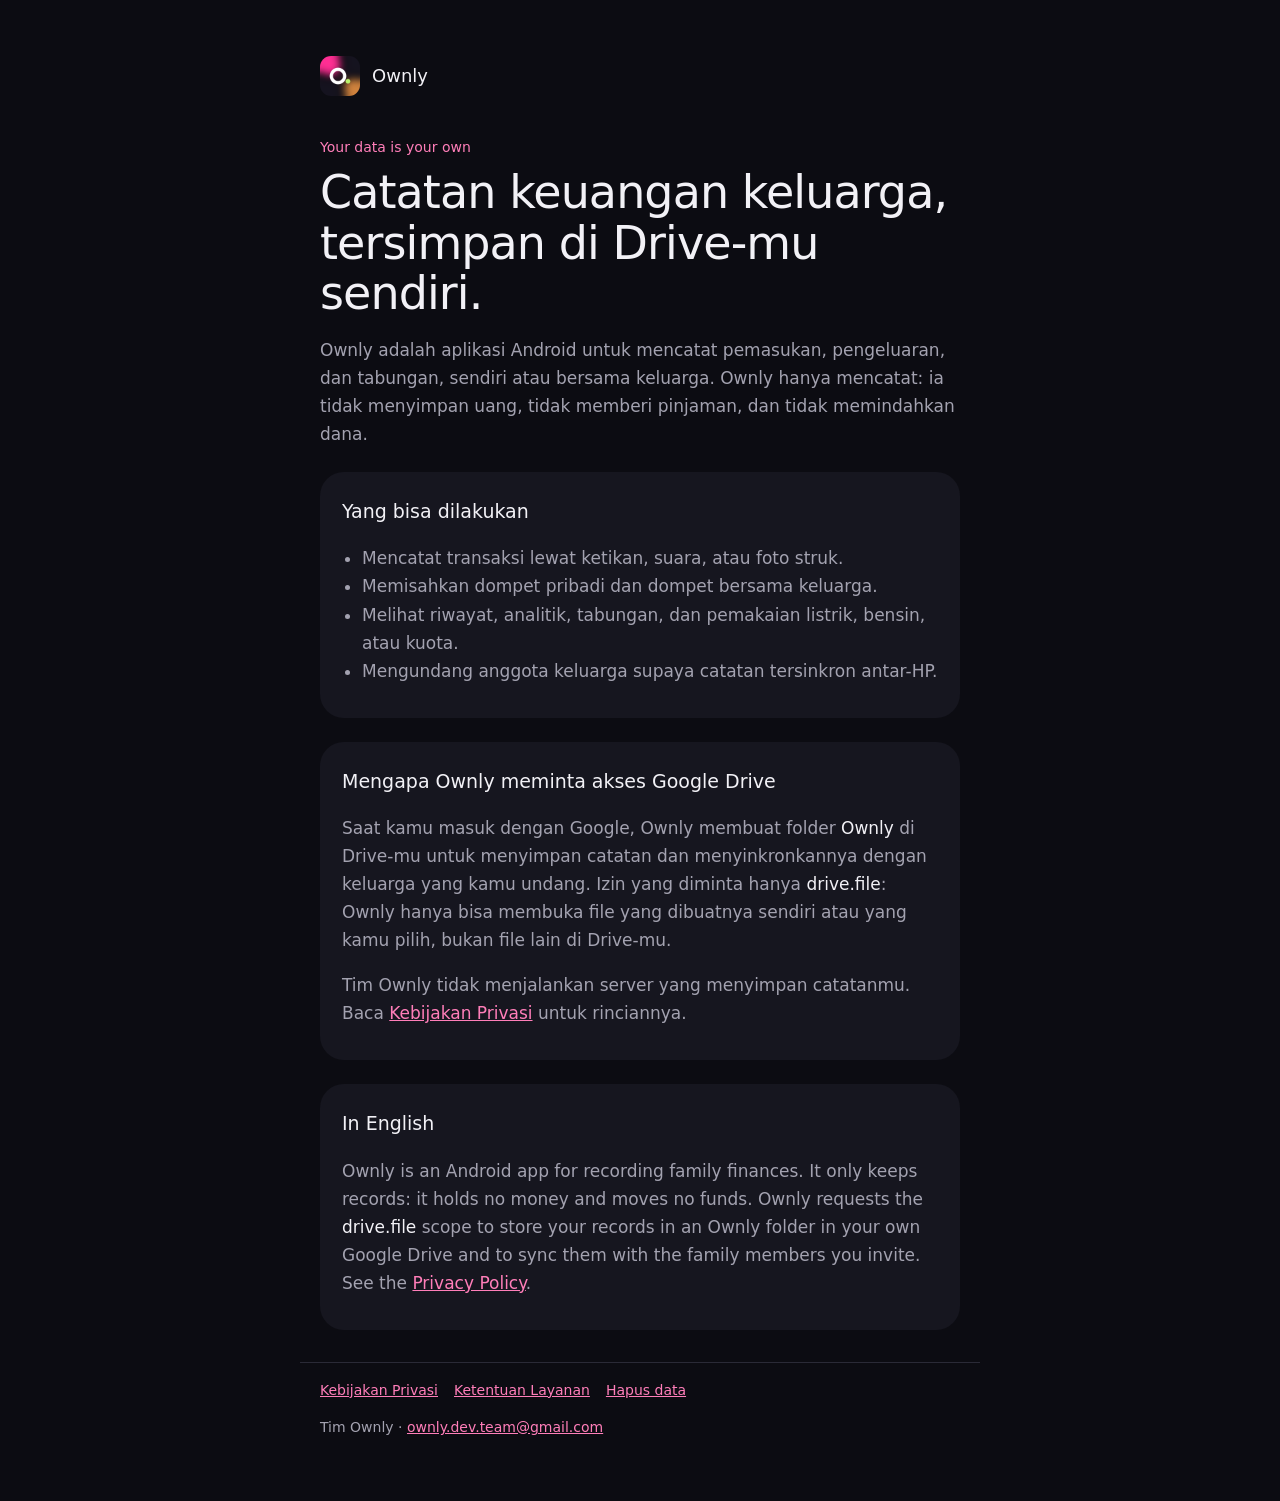
<file: index.html>
<!doctype html>
<html lang="id">
<head>
<meta charset="utf-8">
<meta http-equiv="refresh" content="0; url=/ownly/">
<link rel="canonical" href="/ownly/">
<title>Ownly</title>
</head>
<body><a href="/ownly/">Buka Ownly</a></body>
</html>
</file>
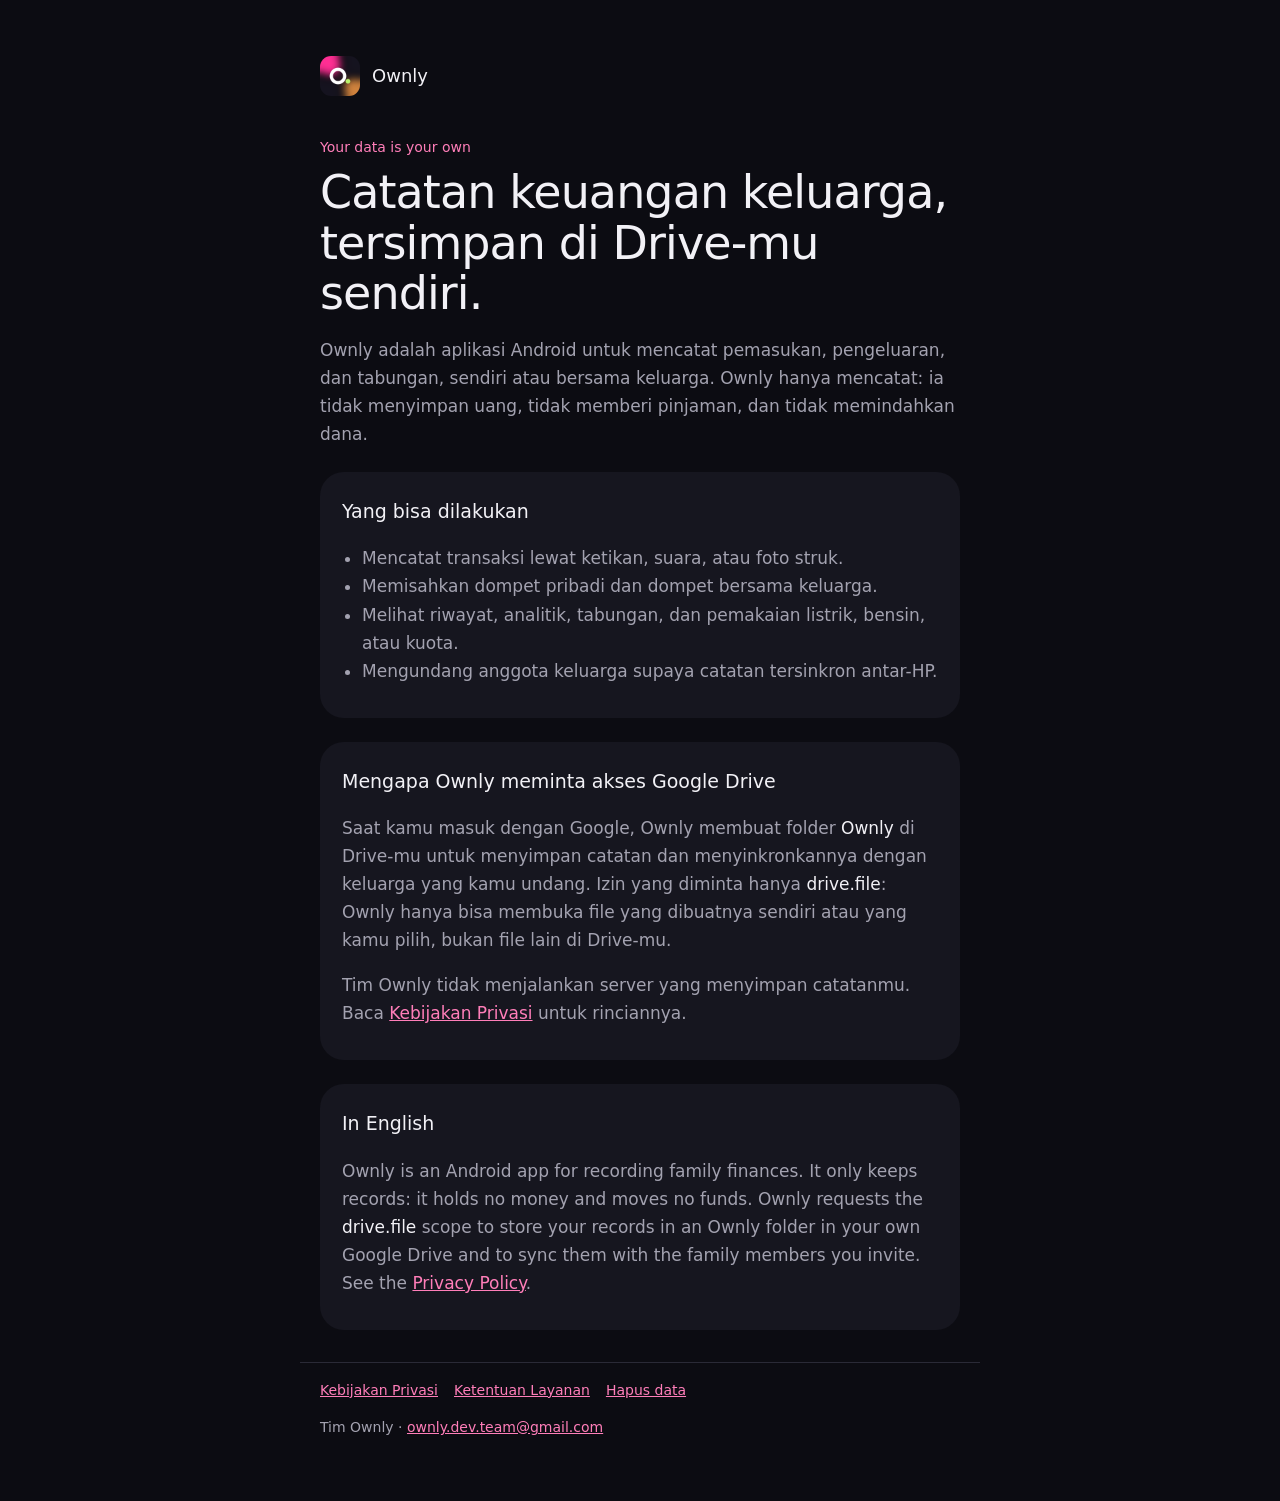
<file: ownly/index.html>
<!doctype html>
<html lang="id">
<head>
<meta charset="utf-8">
<meta name="viewport" content="width=device-width, initial-scale=1">
<title>Ownly</title>
<meta name="description" content="Ownly adalah aplikasi Android untuk mencatat keuangan keluarga. Catatanmu tersimpan di Google Drive milikmu sendiri.">
<link rel="icon" href="logo.png">
<link rel="stylesheet" href="style.css">
</head>
<body>
<main>
  <a class="brand" href="./"><img src="logo.png" alt="">Ownly</a>
  <p class="kicker">Your data is your own</p>
  <h1>Catatan keuangan keluarga, tersimpan di Drive-mu sendiri.</h1>
  <p>Ownly adalah aplikasi Android untuk mencatat pemasukan, pengeluaran, dan tabungan, sendiri atau bersama keluarga. Ownly hanya mencatat: ia tidak menyimpan uang, tidak memberi pinjaman, dan tidak memindahkan dana.</p>

  <div class="card">
    <h2>Yang bisa dilakukan</h2>
    <ul>
      <li>Mencatat transaksi lewat ketikan, suara, atau foto struk.</li>
      <li>Memisahkan dompet pribadi dan dompet bersama keluarga.</li>
      <li>Melihat riwayat, analitik, tabungan, dan pemakaian listrik, bensin, atau kuota.</li>
      <li>Mengundang anggota keluarga supaya catatan tersinkron antar-HP.</li>
    </ul>
  </div>

  <div class="card">
    <h2>Mengapa Ownly meminta akses Google Drive</h2>
    <p>Saat kamu masuk dengan Google, Ownly membuat folder <strong>Ownly</strong> di Drive-mu untuk menyimpan catatan dan menyinkronkannya dengan keluarga yang kamu undang. Izin yang diminta hanya <strong>drive.file</strong>: Ownly hanya bisa membuka file yang dibuatnya sendiri atau yang kamu pilih, bukan file lain di Drive-mu.</p>
    <p>Tim Ownly tidak menjalankan server yang menyimpan catatanmu. Baca <a href="privacy/">Kebijakan Privasi</a> untuk rinciannya.</p>
  </div>

  <div class="card" lang="en">
    <h2>In English</h2>
    <p>Ownly is an Android app for recording family finances. It only keeps records: it holds no money and moves no funds. Ownly requests the <strong>drive.file</strong> scope to store your records in an Ownly folder in your own Google Drive and to sync them with the family members you invite. See the <a href="privacy/">Privacy Policy</a>.</p>
  </div>
</main>
<footer>
  <a href="privacy/">Kebijakan Privasi</a><a href="terms/">Ketentuan Layanan</a><a href="hapus-data/">Hapus data</a>
  <p>Tim Ownly · <a href="mailto:ownly.dev.team@gmail.com">ownly.dev.team@gmail.com</a></p>
</footer>
</body>
</html>
</file>
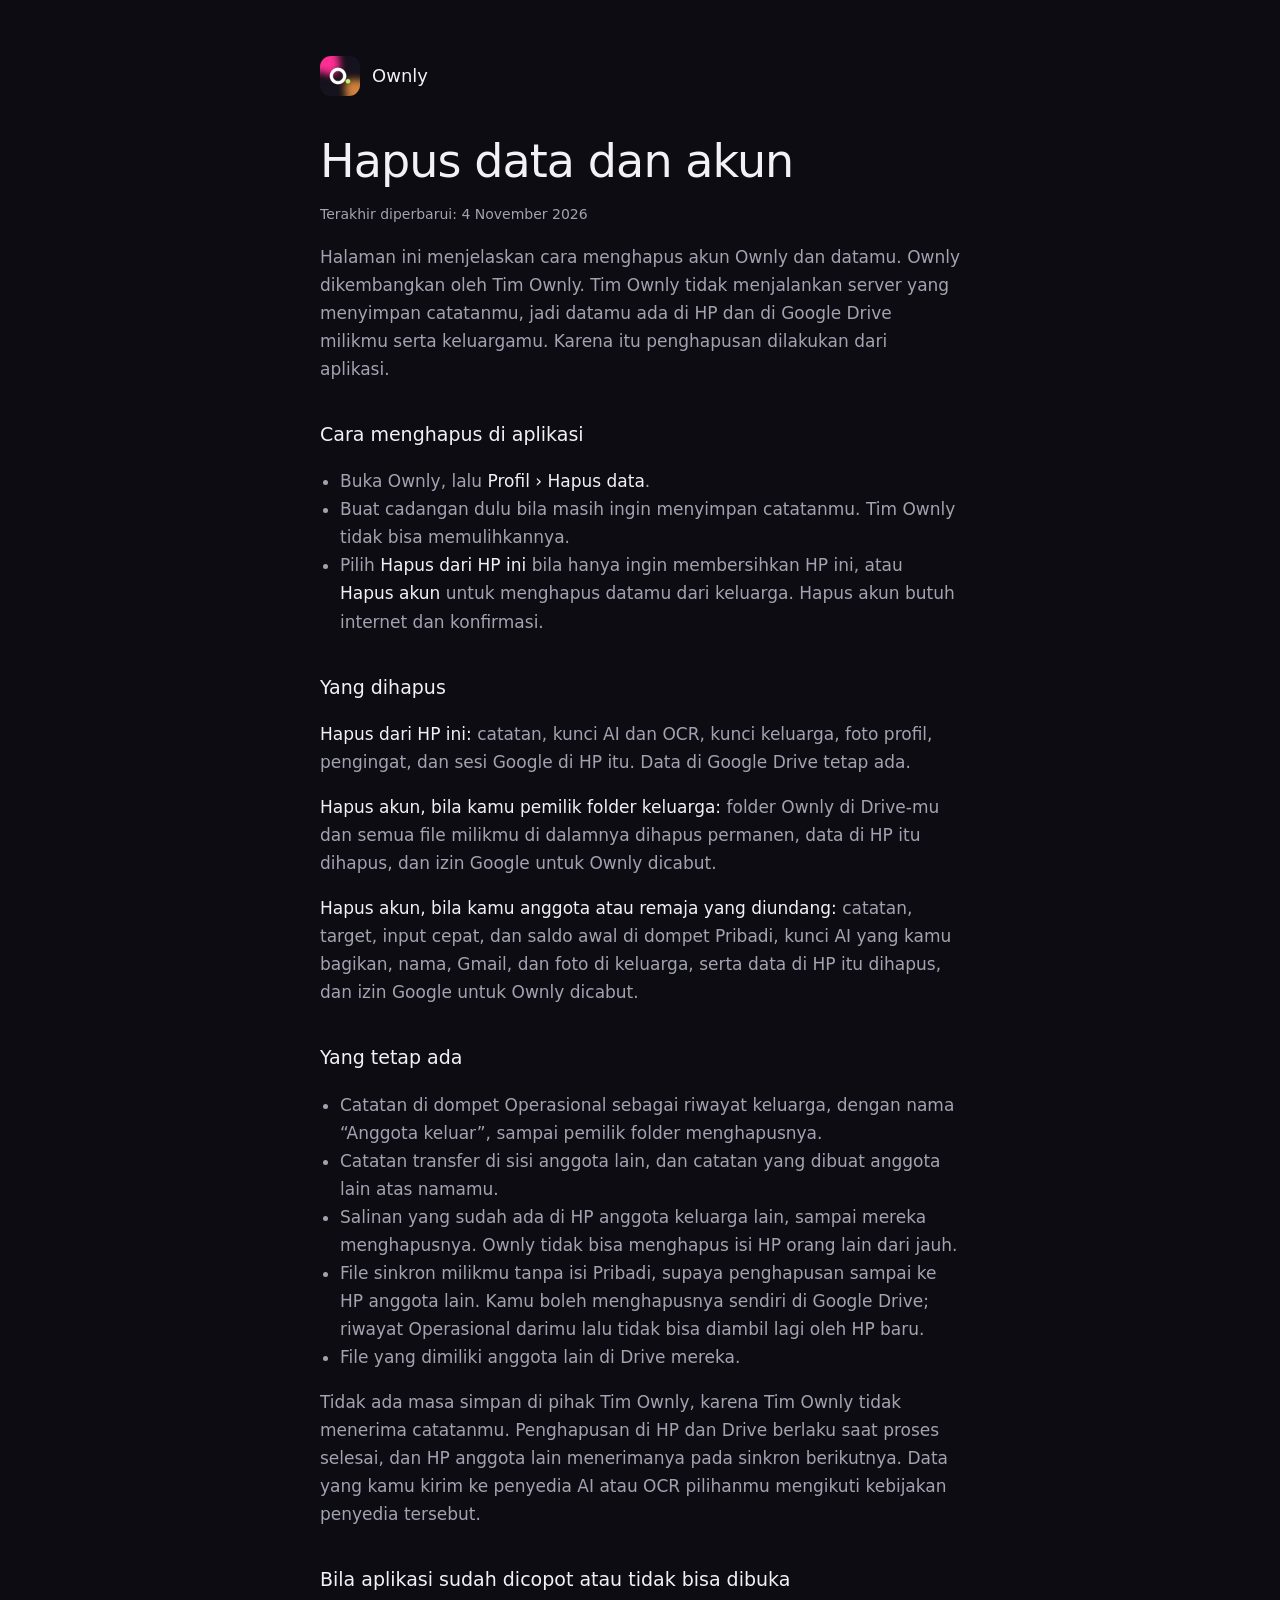
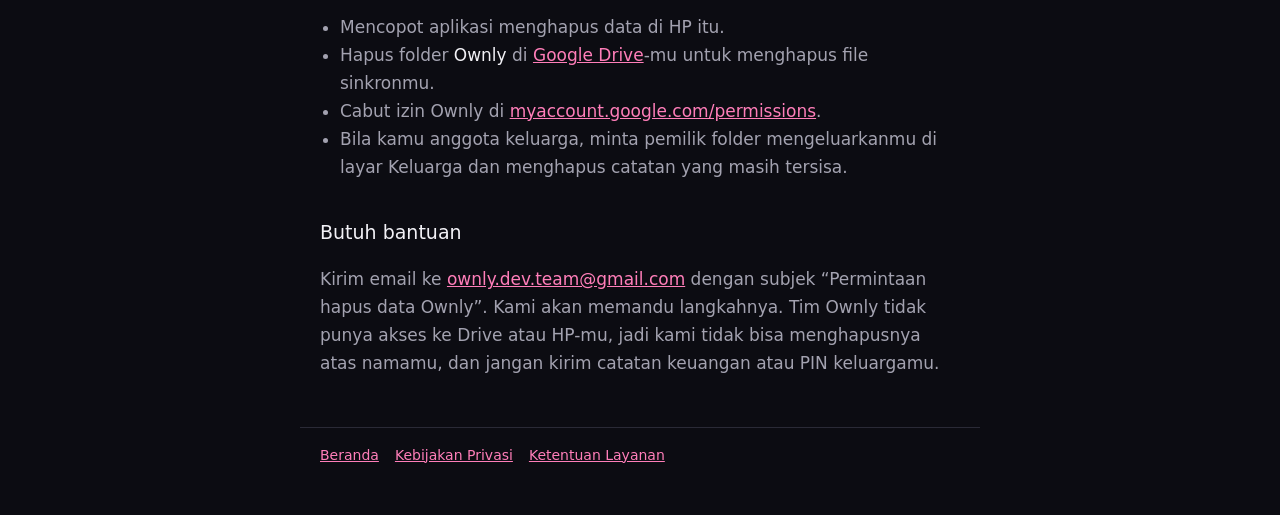
<file: ownly/hapus-data/index.html>
<!doctype html>
<html lang="id">
<head>
<meta charset="utf-8">
<meta name="viewport" content="width=device-width, initial-scale=1">
<title>Hapus Data dan Akun Ownly</title>
<link rel="icon" href="../logo.png">
<link rel="stylesheet" href="../style.css">
</head>
<body>
<main>
  <a class="brand" href="../"><img src="../logo.png" alt="">Ownly</a>
  <h1 style="margin-top:40px">Hapus data dan akun</h1>
  <p class="updated">Terakhir diperbarui: 4 November 2026</p>
  <p>Halaman ini menjelaskan cara menghapus akun Ownly dan datamu. Ownly dikembangkan oleh Tim Ownly. Tim Ownly tidak menjalankan server yang menyimpan catatanmu, jadi datamu ada di HP dan di Google Drive milikmu serta keluargamu. Karena itu penghapusan dilakukan dari aplikasi.</p>

  <h2>Cara menghapus di aplikasi</h2>
  <ul>
    <li>Buka Ownly, lalu <strong>Profil › Hapus data</strong>.</li>
    <li>Buat cadangan dulu bila masih ingin menyimpan catatanmu. Tim Ownly tidak bisa memulihkannya.</li>
    <li>Pilih <strong>Hapus dari HP ini</strong> bila hanya ingin membersihkan HP ini, atau <strong>Hapus akun</strong> untuk menghapus datamu dari keluarga. Hapus akun butuh internet dan konfirmasi.</li>
  </ul>

  <h2>Yang dihapus</h2>
  <p><strong>Hapus dari HP ini:</strong> catatan, kunci AI dan OCR, kunci keluarga, foto profil, pengingat, dan sesi Google di HP itu. Data di Google Drive tetap ada.</p>
  <p><strong>Hapus akun, bila kamu pemilik folder keluarga:</strong> folder Ownly di Drive-mu dan semua file milikmu di dalamnya dihapus permanen, data di HP itu dihapus, dan izin Google untuk Ownly dicabut.</p>
  <p><strong>Hapus akun, bila kamu anggota atau remaja yang diundang:</strong> catatan, target, input cepat, dan saldo awal di dompet Pribadi, kunci AI yang kamu bagikan, nama, Gmail, dan foto di keluarga, serta data di HP itu dihapus, dan izin Google untuk Ownly dicabut.</p>

  <h2>Yang tetap ada</h2>
  <ul>
    <li>Catatan di dompet Operasional sebagai riwayat keluarga, dengan nama “Anggota keluar”, sampai pemilik folder menghapusnya.</li>
    <li>Catatan transfer di sisi anggota lain, dan catatan yang dibuat anggota lain atas namamu.</li>
    <li>Salinan yang sudah ada di HP anggota keluarga lain, sampai mereka menghapusnya. Ownly tidak bisa menghapus isi HP orang lain dari jauh.</li>
    <li>File sinkron milikmu tanpa isi Pribadi, supaya penghapusan sampai ke HP anggota lain. Kamu boleh menghapusnya sendiri di Google Drive; riwayat Operasional darimu lalu tidak bisa diambil lagi oleh HP baru.</li>
    <li>File yang dimiliki anggota lain di Drive mereka.</li>
  </ul>
  <p>Tidak ada masa simpan di pihak Tim Ownly, karena Tim Ownly tidak menerima catatanmu. Penghapusan di HP dan Drive berlaku saat proses selesai, dan HP anggota lain menerimanya pada sinkron berikutnya. Data yang kamu kirim ke penyedia AI atau OCR pilihanmu mengikuti kebijakan penyedia tersebut.</p>

  <h2>Bila aplikasi sudah dicopot atau tidak bisa dibuka</h2>
  <ul>
    <li>Mencopot aplikasi menghapus data di HP itu.</li>
    <li>Hapus folder <strong>Ownly</strong> di <a href="https://drive.google.com">Google Drive</a>-mu untuk menghapus file sinkronmu.</li>
    <li>Cabut izin Ownly di <a href="https://myaccount.google.com/permissions">myaccount.google.com/permissions</a>.</li>
    <li>Bila kamu anggota keluarga, minta pemilik folder mengeluarkanmu di layar Keluarga dan menghapus catatan yang masih tersisa.</li>
  </ul>

  <h2>Butuh bantuan</h2>
  <p>Kirim email ke <a href="mailto:ownly.dev.team@gmail.com?subject=Permintaan%20hapus%20data%20Ownly">ownly.dev.team@gmail.com</a> dengan subjek “Permintaan hapus data Ownly”. Kami akan memandu langkahnya. Tim Ownly tidak punya akses ke Drive atau HP-mu, jadi kami tidak bisa menghapusnya atas namamu, dan jangan kirim catatan keuangan atau PIN keluargamu.</p>
</main>
<footer>
  <a href="../">Beranda</a><a href="../privacy/">Kebijakan Privasi</a><a href="../terms/">Ketentuan Layanan</a>
</footer>
</body>
</html>
</file>
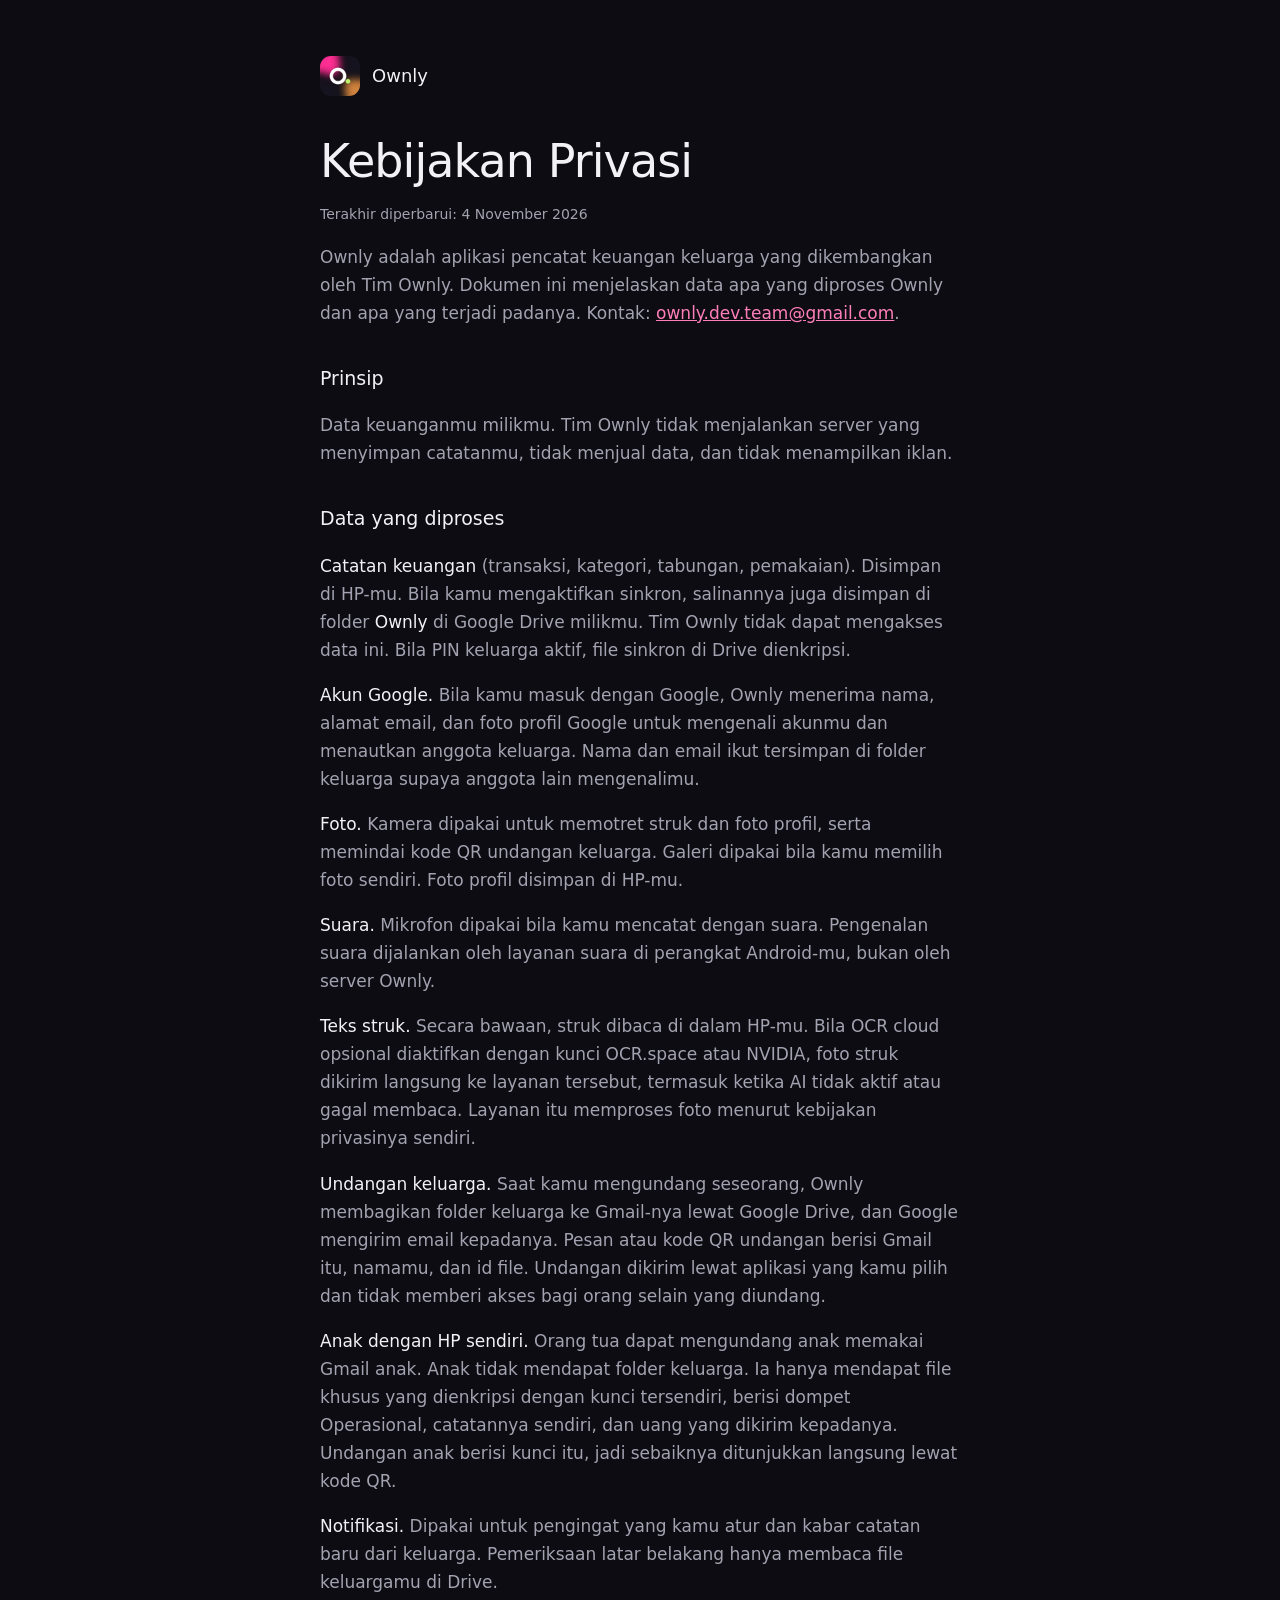
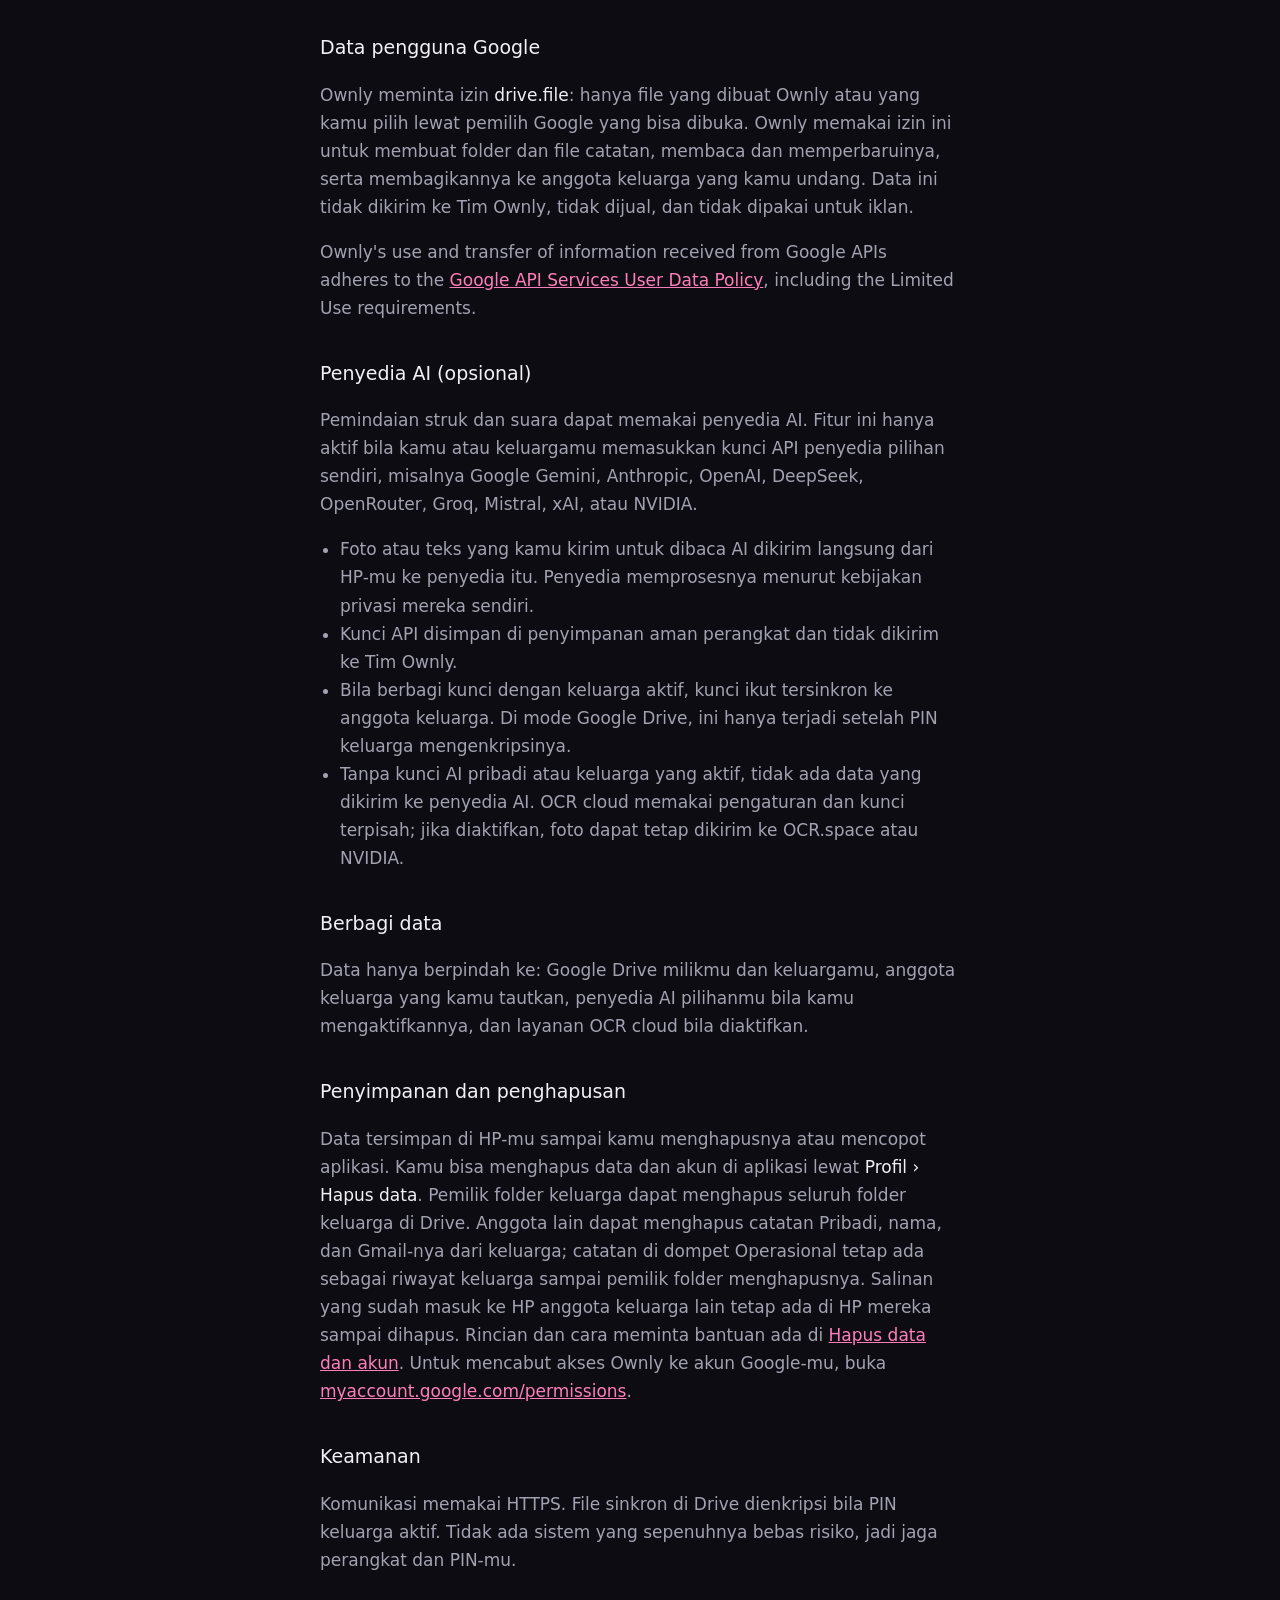
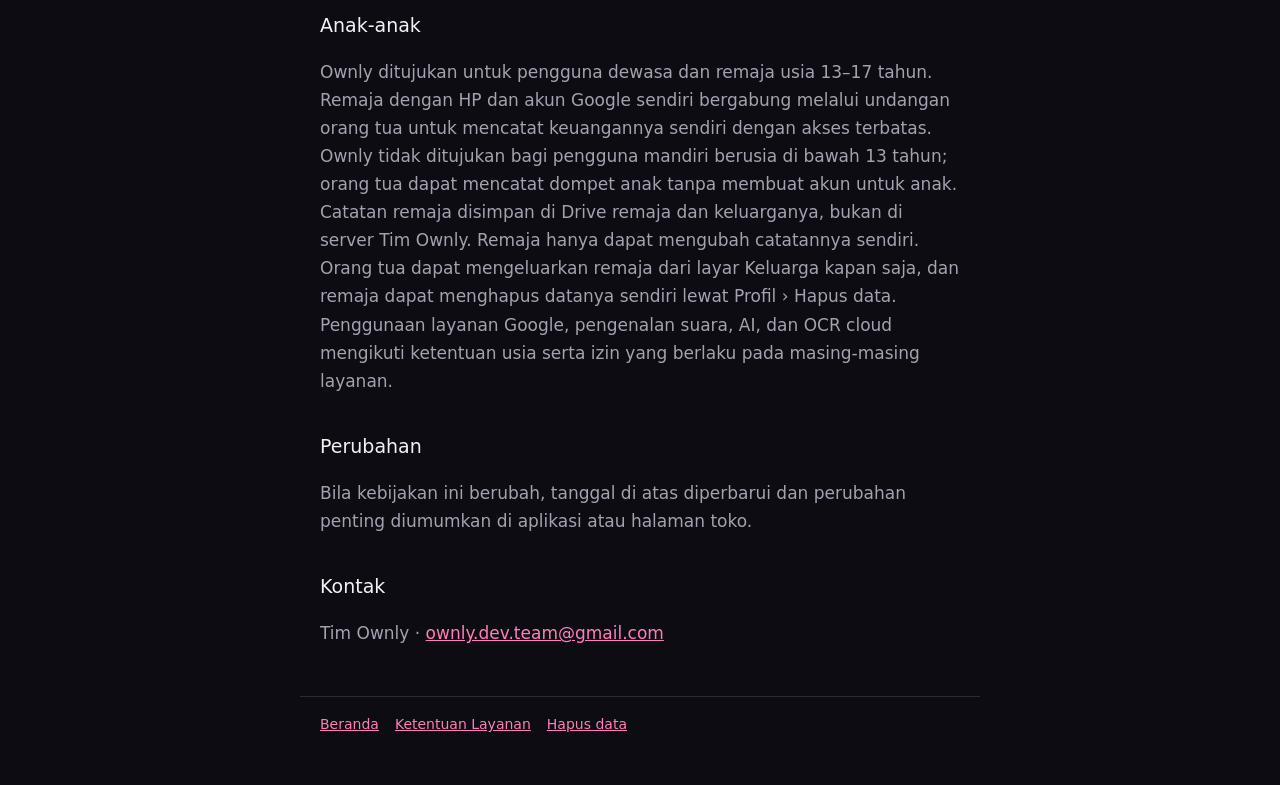
<file: ownly/privacy/index.html>
<!doctype html>
<html lang="id">
<head>
<meta charset="utf-8">
<meta name="viewport" content="width=device-width, initial-scale=1">
<title>Kebijakan Privasi Ownly</title>
<link rel="icon" href="../logo.png">
<link rel="stylesheet" href="../style.css">
</head>
<body>
<main>
  <a class="brand" href="../"><img src="../logo.png" alt="">Ownly</a>
  <h1 style="margin-top:40px">Kebijakan Privasi</h1>
  <p class="updated">Terakhir diperbarui: 4 November 2026</p>
  <p>Ownly adalah aplikasi pencatat keuangan keluarga yang dikembangkan oleh Tim Ownly. Dokumen ini menjelaskan data apa yang diproses Ownly dan apa yang terjadi padanya. Kontak: <a href="mailto:ownly.dev.team@gmail.com">ownly.dev.team@gmail.com</a>.</p>

  <h2>Prinsip</h2>
  <p>Data keuanganmu milikmu. Tim Ownly tidak menjalankan server yang menyimpan catatanmu, tidak menjual data, dan tidak menampilkan iklan.</p>

  <h2>Data yang diproses</h2>
  <p><strong>Catatan keuangan</strong> (transaksi, kategori, tabungan, pemakaian). Disimpan di HP-mu. Bila kamu mengaktifkan sinkron, salinannya juga disimpan di folder <strong>Ownly</strong> di Google Drive milikmu. Tim Ownly tidak dapat mengakses data ini. Bila PIN keluarga aktif, file sinkron di Drive dienkripsi.</p>
  <p><strong>Akun Google.</strong> Bila kamu masuk dengan Google, Ownly menerima nama, alamat email, dan foto profil Google untuk mengenali akunmu dan menautkan anggota keluarga. Nama dan email ikut tersimpan di folder keluarga supaya anggota lain mengenalimu.</p>
  <p><strong>Foto.</strong> Kamera dipakai untuk memotret struk dan foto profil, serta memindai kode QR undangan keluarga. Galeri dipakai bila kamu memilih foto sendiri. Foto profil disimpan di HP-mu.</p>
  <p><strong>Suara.</strong> Mikrofon dipakai bila kamu mencatat dengan suara. Pengenalan suara dijalankan oleh layanan suara di perangkat Android-mu, bukan oleh server Ownly.</p>
  <p><strong>Teks struk.</strong> Secara bawaan, struk dibaca di dalam HP-mu. Bila OCR cloud opsional diaktifkan dengan kunci OCR.space atau NVIDIA, foto struk dikirim langsung ke layanan tersebut, termasuk ketika AI tidak aktif atau gagal membaca. Layanan itu memproses foto menurut kebijakan privasinya sendiri.</p>
  <p><strong>Undangan keluarga.</strong> Saat kamu mengundang seseorang, Ownly membagikan folder keluarga ke Gmail-nya lewat Google Drive, dan Google mengirim email kepadanya. Pesan atau kode QR undangan berisi Gmail itu, namamu, dan id file. Undangan dikirim lewat aplikasi yang kamu pilih dan tidak memberi akses bagi orang selain yang diundang.</p>
  <p><strong>Anak dengan HP sendiri.</strong> Orang tua dapat mengundang anak memakai Gmail anak. Anak tidak mendapat folder keluarga. Ia hanya mendapat file khusus yang dienkripsi dengan kunci tersendiri, berisi dompet Operasional, catatannya sendiri, dan uang yang dikirim kepadanya. Undangan anak berisi kunci itu, jadi sebaiknya ditunjukkan langsung lewat kode QR.</p>
  <p><strong>Notifikasi.</strong> Dipakai untuk pengingat yang kamu atur dan kabar catatan baru dari keluarga. Pemeriksaan latar belakang hanya membaca file keluargamu di Drive.</p>

  <h2>Data pengguna Google</h2>
  <p>Ownly meminta izin <strong>drive.file</strong>: hanya file yang dibuat Ownly atau yang kamu pilih lewat pemilih Google yang bisa dibuka. Ownly memakai izin ini untuk membuat folder dan file catatan, membaca dan memperbaruinya, serta membagikannya ke anggota keluarga yang kamu undang. Data ini tidak dikirim ke Tim Ownly, tidak dijual, dan tidak dipakai untuk iklan.</p>
  <p lang="en">Ownly's use and transfer of information received from Google APIs adheres to the <a href="https://developers.google.com/terms/api-services-user-data-policy">Google API Services User Data Policy</a>, including the Limited Use requirements.</p>

  <h2>Penyedia AI (opsional)</h2>
  <p>Pemindaian struk dan suara dapat memakai penyedia AI. Fitur ini hanya aktif bila kamu atau keluargamu memasukkan kunci API penyedia pilihan sendiri, misalnya Google Gemini, Anthropic, OpenAI, DeepSeek, OpenRouter, Groq, Mistral, xAI, atau NVIDIA.</p>
  <ul>
    <li>Foto atau teks yang kamu kirim untuk dibaca AI dikirim langsung dari HP-mu ke penyedia itu. Penyedia memprosesnya menurut kebijakan privasi mereka sendiri.</li>
    <li>Kunci API disimpan di penyimpanan aman perangkat dan tidak dikirim ke Tim Ownly.</li>
    <li>Bila berbagi kunci dengan keluarga aktif, kunci ikut tersinkron ke anggota keluarga. Di mode Google Drive, ini hanya terjadi setelah PIN keluarga mengenkripsinya.</li>
    <li>Tanpa kunci AI pribadi atau keluarga yang aktif, tidak ada data yang dikirim ke penyedia AI. OCR cloud memakai pengaturan dan kunci terpisah; jika diaktifkan, foto dapat tetap dikirim ke OCR.space atau NVIDIA.</li>
  </ul>

  <h2>Berbagi data</h2>
  <p>Data hanya berpindah ke: Google Drive milikmu dan keluargamu, anggota keluarga yang kamu tautkan, penyedia AI pilihanmu bila kamu mengaktifkannya, dan layanan OCR cloud bila diaktifkan.</p>

  <h2>Penyimpanan dan penghapusan</h2>
  <p>Data tersimpan di HP-mu sampai kamu menghapusnya atau mencopot aplikasi. Kamu bisa menghapus data dan akun di aplikasi lewat <strong>Profil › Hapus data</strong>. Pemilik folder keluarga dapat menghapus seluruh folder keluarga di Drive. Anggota lain dapat menghapus catatan Pribadi, nama, dan Gmail-nya dari keluarga; catatan di dompet Operasional tetap ada sebagai riwayat keluarga sampai pemilik folder menghapusnya. Salinan yang sudah masuk ke HP anggota keluarga lain tetap ada di HP mereka sampai dihapus. Rincian dan cara meminta bantuan ada di <a href="../hapus-data/">Hapus data dan akun</a>. Untuk mencabut akses Ownly ke akun Google-mu, buka <a href="https://myaccount.google.com/permissions">myaccount.google.com/permissions</a>.</p>

  <h2>Keamanan</h2>
  <p>Komunikasi memakai HTTPS. File sinkron di Drive dienkripsi bila PIN keluarga aktif. Tidak ada sistem yang sepenuhnya bebas risiko, jadi jaga perangkat dan PIN-mu.</p>

  <h2>Anak-anak</h2>
  <p>Ownly ditujukan untuk pengguna dewasa dan remaja usia 13–17 tahun. Remaja dengan HP dan akun Google sendiri bergabung melalui undangan orang tua untuk mencatat keuangannya sendiri dengan akses terbatas. Ownly tidak ditujukan bagi pengguna mandiri berusia di bawah 13 tahun; orang tua dapat mencatat dompet anak tanpa membuat akun untuk anak. Catatan remaja disimpan di Drive remaja dan keluarganya, bukan di server Tim Ownly. Remaja hanya dapat mengubah catatannya sendiri. Orang tua dapat mengeluarkan remaja dari layar Keluarga kapan saja, dan remaja dapat menghapus datanya sendiri lewat Profil › Hapus data. Penggunaan layanan Google, pengenalan suara, AI, dan OCR cloud mengikuti ketentuan usia serta izin yang berlaku pada masing-masing layanan.</p>

  <h2>Perubahan</h2>
  <p>Bila kebijakan ini berubah, tanggal di atas diperbarui dan perubahan penting diumumkan di aplikasi atau halaman toko.</p>

  <h2>Kontak</h2>
  <p>Tim Ownly · <a href="mailto:ownly.dev.team@gmail.com">ownly.dev.team@gmail.com</a></p>
</main>
<footer>
  <a href="../">Beranda</a><a href="../terms/">Ketentuan Layanan</a><a href="../hapus-data/">Hapus data</a>
</footer>
</body>
</html>
</file>
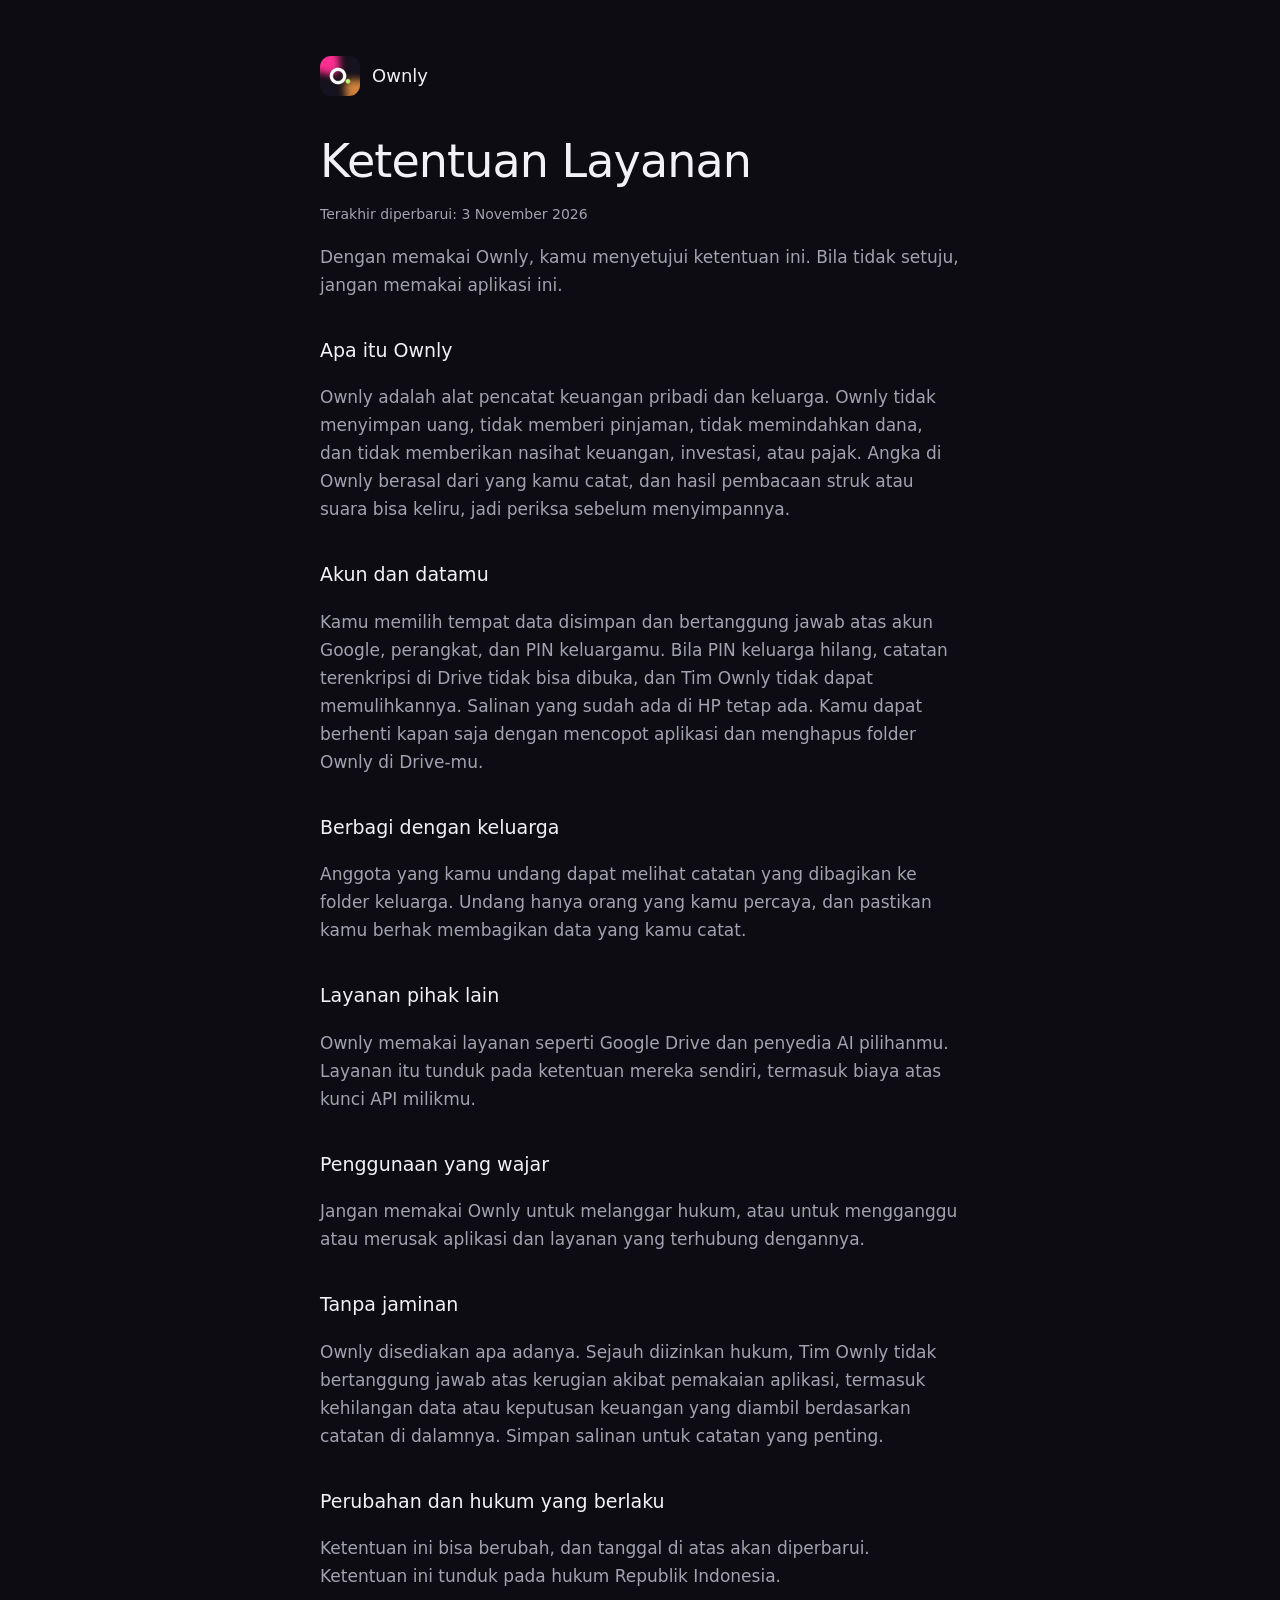
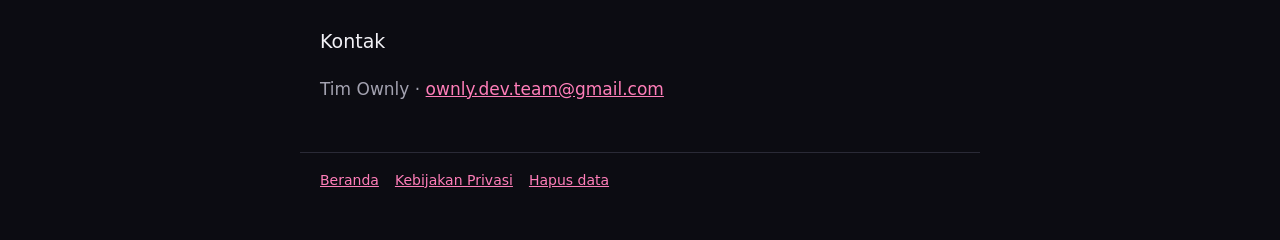
<file: ownly/terms/index.html>
<!doctype html>
<html lang="id">
<head>
<meta charset="utf-8">
<meta name="viewport" content="width=device-width, initial-scale=1">
<title>Ketentuan Layanan Ownly</title>
<link rel="icon" href="../logo.png">
<link rel="stylesheet" href="../style.css">
</head>
<body>
<main>
  <a class="brand" href="../"><img src="../logo.png" alt="">Ownly</a>
  <h1 style="margin-top:40px">Ketentuan Layanan</h1>
  <p class="updated">Terakhir diperbarui: 3 November 2026</p>
  <p>Dengan memakai Ownly, kamu menyetujui ketentuan ini. Bila tidak setuju, jangan memakai aplikasi ini.</p>

  <h2>Apa itu Ownly</h2>
  <p>Ownly adalah alat pencatat keuangan pribadi dan keluarga. Ownly tidak menyimpan uang, tidak memberi pinjaman, tidak memindahkan dana, dan tidak memberikan nasihat keuangan, investasi, atau pajak. Angka di Ownly berasal dari yang kamu catat, dan hasil pembacaan struk atau suara bisa keliru, jadi periksa sebelum menyimpannya.</p>

  <h2>Akun dan datamu</h2>
  <p>Kamu memilih tempat data disimpan dan bertanggung jawab atas akun Google, perangkat, dan PIN keluargamu. Bila PIN keluarga hilang, catatan terenkripsi di Drive tidak bisa dibuka, dan Tim Ownly tidak dapat memulihkannya. Salinan yang sudah ada di HP tetap ada. Kamu dapat berhenti kapan saja dengan mencopot aplikasi dan menghapus folder Ownly di Drive-mu.</p>

  <h2>Berbagi dengan keluarga</h2>
  <p>Anggota yang kamu undang dapat melihat catatan yang dibagikan ke folder keluarga. Undang hanya orang yang kamu percaya, dan pastikan kamu berhak membagikan data yang kamu catat.</p>

  <h2>Layanan pihak lain</h2>
  <p>Ownly memakai layanan seperti Google Drive dan penyedia AI pilihanmu. Layanan itu tunduk pada ketentuan mereka sendiri, termasuk biaya atas kunci API milikmu.</p>

  <h2>Penggunaan yang wajar</h2>
  <p>Jangan memakai Ownly untuk melanggar hukum, atau untuk mengganggu atau merusak aplikasi dan layanan yang terhubung dengannya.</p>

  <h2>Tanpa jaminan</h2>
  <p>Ownly disediakan apa adanya. Sejauh diizinkan hukum, Tim Ownly tidak bertanggung jawab atas kerugian akibat pemakaian aplikasi, termasuk kehilangan data atau keputusan keuangan yang diambil berdasarkan catatan di dalamnya. Simpan salinan untuk catatan yang penting.</p>

  <h2>Perubahan dan hukum yang berlaku</h2>
  <p>Ketentuan ini bisa berubah, dan tanggal di atas akan diperbarui. Ketentuan ini tunduk pada hukum Republik Indonesia.</p>

  <h2>Kontak</h2>
  <p>Tim Ownly · <a href="mailto:ownly.dev.team@gmail.com">ownly.dev.team@gmail.com</a></p>
</main>
<footer>
  <a href="../">Beranda</a><a href="../privacy/">Kebijakan Privasi</a><a href="../hapus-data/">Hapus data</a>
</footer>
</body>
</html>
</file>
<file: ownly/style.css>
:root {
  --ground: #0C0C12;
  --card: #16161F;
  --text: #F2F1F6;
  --muted: #A3A2B0;
  --line: #2A2A36;
  --accent: #FF7EB9;
}
* { box-sizing: border-box; }
body { margin: 0; background: var(--ground); color: var(--text); font: 300 17px/1.65 'Inter Tight', system-ui, -apple-system, 'Segoe UI', Roboto, sans-serif; }
main, footer { max-width: 680px; margin: 0 auto; padding: 0 20px; }
main { padding-top: 56px; padding-bottom: 32px; }
.brand { display: flex; align-items: center; gap: 12px; color: var(--text); text-decoration: none; font-weight: 500; font-size: 18px; }
.brand img { width: 40px; height: 40px; border-radius: 11px; }
.kicker { color: var(--accent); font-size: 14px; font-weight: 500; margin: 40px 0 0; }
h1 { font-weight: 300; font-size: clamp(34px, 8vw, 46px); line-height: 1.1; letter-spacing: -0.02em; margin: 8px 0 16px; }
h2 { font-weight: 500; font-size: 19px; margin: 36px 0 8px; }
p, li { color: var(--muted); }
strong { color: var(--text); font-weight: 500; }
ul { padding-left: 20px; }
a { color: var(--accent); }
.card { background: var(--card); border-radius: 24px; padding: 8px 22px 16px; margin-top: 24px; }
.card h2 { margin-top: 16px; }
.updated { font-size: 14px; }
footer { padding-top: 16px; padding-bottom: 48px; border-top: 1px solid var(--line); font-size: 14px; color: var(--muted); }
footer a { margin-right: 16px; }
</file>
